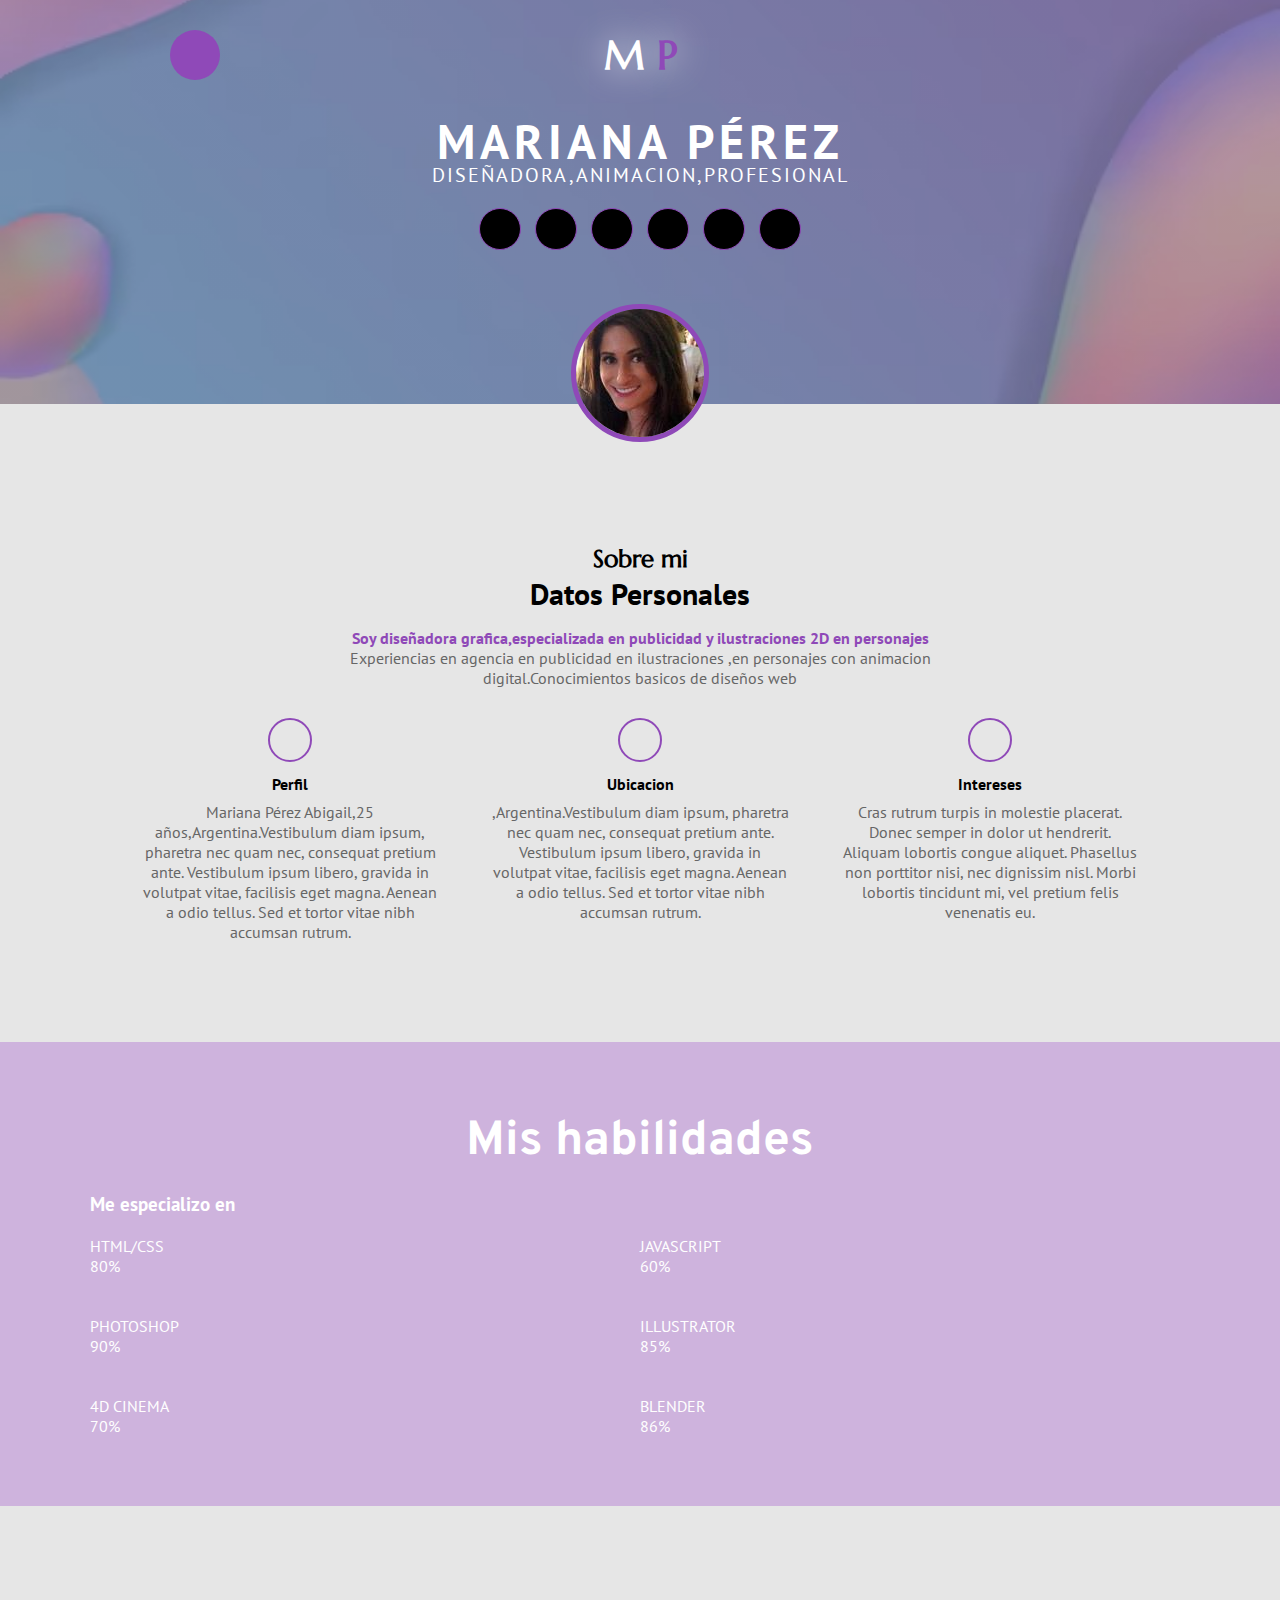
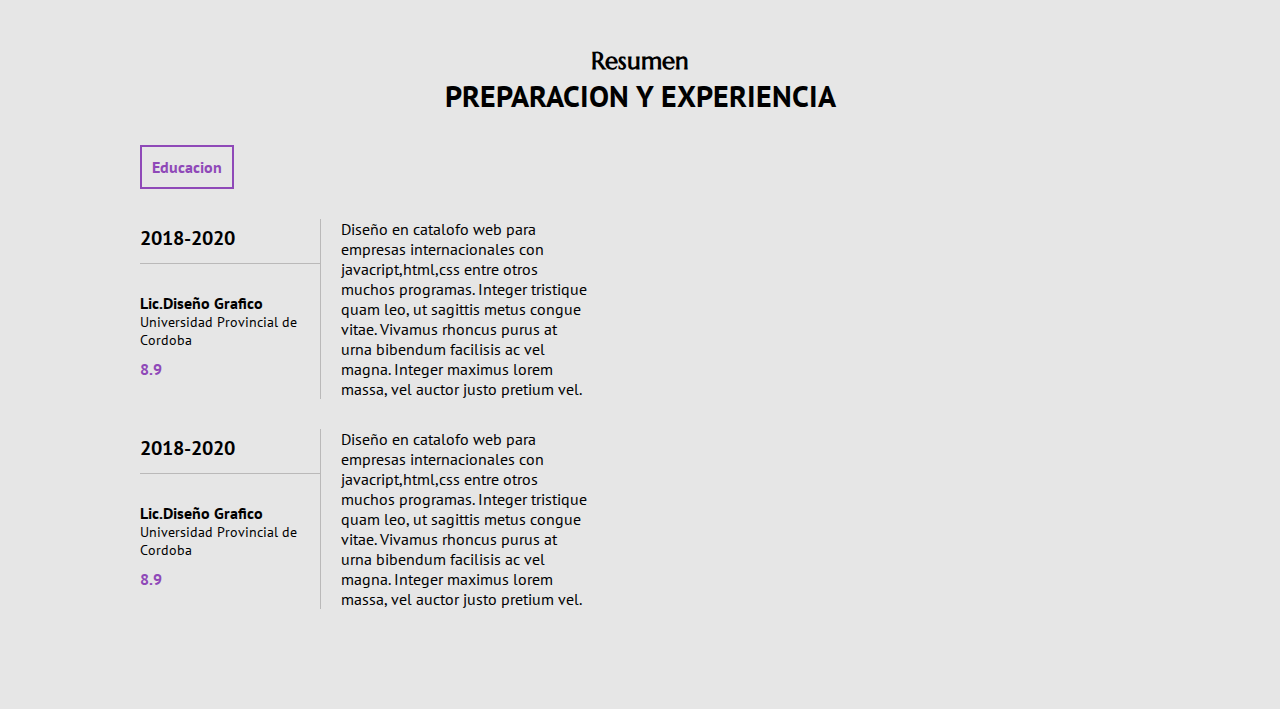
<file: index.html>
<!DOCTYPE html>
<html lang="es">
<head>
    <meta charset="UTF-8">
    <meta http-equiv="X-UA-Compatible" content="IE=edge">
    <link rel="stylesheet" href="https://cdnjs.cloudflare.com/ajax/libs/font-awesome/6.3.0/css/all.min.css" integrity="sha512-SzlrxWUlpfuzQ+pcUCosxcglQRNAq/DZjVsC0lE40xsADsfeQoEypE+enwcOiGjk/bSuGGKHEyjSoQ1zVisanQ==" crossorigin="anonymous" referrerpolicy="no-referrer" />
    <meta name="viewport" content="width=device-width, initial-scale=1.0">
     <link rel="stylesheet" href="estilos.css">
    <title>Curriculum</title>
</head>
<body>
    <!--SECCION INICIO-->
    <section class="inicio" id="inicio">
        <div class="contenido-seccion">
            <header>
                <div class="nav-bar">
                    <i class="fa-solid fa-bars"></i>
                </div>
                <nav id="nav" class="nav">
                    <a href="#inicio">Inicio</a>
                    <a href="#Sobremi">Sobre mi</a>
                    <a href="#habilidades">Habilidades</a>
                    <a href="#contacto">Contacto</a>
                </nav>
                <div class="logo">
                    M <span class="color">P</span>
                </div>
            </header>
            <div class="info">
                <h1>MARIANA PÉREZ</h1>
                <h2>DISEÑADORA,ANIMACION,PROFESIONAL</h2>
                <div class="redes">
                    <a href="#"><i class="fa-brands fa-twitter"></i></a>
                    <a href="#"><i class="fa-brands fa-facebook"></i></a>
                    <a href="#"><i class="fa-brands fa-instagram"></i></a>
                    <a href="#"><i class="fa-brands fa-youtube"></i></a>
                    <a href="#"><i class="fa-brands fa-linkedin"></i></a>
                    <a href="#"><i class="fa-brands fa-pinterest"></i></a>
                </div>
            </div>
            <div class="foto">
                <img src="MARIANA PEREZ.jpg" alt="">
            </div>
        </div>
    </section>

    <!--SECCION SOBRE MI-->
    <section class="sobremi" id="sobremi">
        <div class="contenido-seccion">
            <h2 class="titulo-seccion">Sobre mi</h2>
            <h3>Datos Personales</h3>

            <p class="especial">Soy diseñadora grafica,especializada en publicidad y ilustraciones 2D en personajes</p>
            <p>Experiencias en agencia en publicidad en ilustraciones ,en personajes con animacion digital.Conocimientos basicos de diseños web</p>

            <div class="fila">
                <div class="col">
                    <i class="fa-solid fa-user"></i>
                      <span class="titulo-detalle">Perfil</span>
                      <p>Mariana Pérez Abigail,25 años,Argentina.Vestibulum diam ipsum, pharetra nec quam nec, consequat pretium ante. Vestibulum ipsum libero, gravida in volutpat vitae, facilisis eget magna. Aenean a odio tellus. Sed et tortor vitae nibh accumsan rutrum. </p>
                </div>
                <div class="col">
                    <i class="fa-solid fa-location-dot"></i>
                      <span class="titulo-detalle">Ubicacion</span>
                      <p>,Argentina.Vestibulum diam ipsum, pharetra nec quam nec, consequat pretium ante. Vestibulum ipsum libero, gravida in volutpat vitae, facilisis eget magna. Aenean a odio tellus. Sed et tortor vitae nibh accumsan rutrum. </p>
                </div>
                <div class="col">
                    <i class="fa-solid fa-flag"></i>
                    <span class="titulo-detalle">Intereses</span>
                    <p>Cras rutrum turpis in molestie placerat. Donec semper in dolor ut hendrerit. Aliquam lobortis congue aliquet. Phasellus non porttitor nisi, nec dignissim nisl. Morbi lobortis tincidunt mi, vel pretium felis venenatis eu.</p>
            </div>

        </div>
    </section>
    <!--SECCION HABILIDADES-->
    <section class="habilidades" id="habilidades">
        <div class="contenido-seccion">
            <h2 class="titulo-seccion">Mis habilidades</h2>
            <h3>Me especializo en</h3>

            <div class="fila">
                <div class="col">
                    <span>HTML/CSS</span>
                    <div class="barra" id="html">
                        <!--mediante javacript luego generaremos 17 barritas con clase e-->
                        <div class="e">
                        </div>
                        <span>80%</span>
                    </div>
                </div>
                <div class="col">
                    <span>JAVASCRIPT</span>
                    <div class="barra" id="javacript">
                        <!--mediante javacript luego generaremos 17 barritas con clase e-->
                        <div class="e">
                        </div>
                        <span>60%</span>
                    </div>
                </div>
            </div>
            <div class="fila">
                <div class="col">
                    <span>PHOTOSHOP</span>
                    <div class="barra" id="Photoshop">
                        <!--mediante javacript luego generaremos 17 barritas con clase e-->
                        <div class="e">
                        </div>
                        <span>90%</span>
                    </div>
                </div>
                <div class="col">
                    <span>ILLUSTRATOR</span>
                    <div class="barra" id="ILUSTRATOR">
                        <!--mediante javacript luego generaremos 17 barritas con clase e-->
                        <div class="e">
                        </div>
                        <span>85%</span>
                    </div>
                </div>
            </div>
            <div class="fila">
                <div class="col">
                    <span>4D CINEMA</span>
                    <div class="barra" id="4d cinema">
                        <!--mediante javacript luego generaremos 17 barritas con clase e-->
                        <div class="e">
                        </div>
                        <span>70%</span>
                    </div>
                </div>
                <div class="col">
                    <span>BLENDER</span>
                    <div class="barra" id="blender">
                        <!--mediante javacript luego generaremos 17 barritas con clase e-->
                        <div class="e">
                        </div>
                        <span>86%</span>
                    </div>
                </div>
            </div>
        </div>
    </section>
     <!--SECCION RESUMEN-->
     <section class="resumen" id="resumen">
        <div class="contenido-seccion">
            <h2 class="titulo-seccion">Resumen</h2>
            <h3>Preparacion y experiencia</h3>
            <div class="info">
                <div class="col">
                    <span class="titulo">Educacion</span>
                    <table>
                        <tr>
                            <td class="datos">
                                <h3>2018-2020</h3>
                            </td>
                            <td rowspan="2" class="descripcion">
                                Diseño en catalofo web para empresas internacionales con javacript,html,css entre otros muchos programas.
                                Integer tristique quam leo, ut sagittis metus congue vitae. Vivamus rhoncus purus at urna bibendum facilisis ac vel magna. Integer maximus lorem massa, vel auctor justo pretium vel.
                            </td>
                        </tr>
                        <tr>
                            <td>
                                <h4>Lic.Diseño Grafico</h4>
                                <p>Universidad Provincial de Cordoba</p>
                                <span class="promedio">8.9</span>
                            </td>
                        </tr>
                    </table>
                    <table>
                        <tr>
                            <td class="datos">
                                <h3>2018-2020</h3>
                            </td>
                            <td rowspan="2" class="descripcion">
                                Diseño en catalofo web para empresas internacionales con javacript,html,css entre otros muchos programas.
                                Integer tristique quam leo, ut sagittis metus congue vitae. Vivamus rhoncus purus at urna bibendum facilisis ac vel magna. Integer maximus lorem massa, vel auctor justo pretium vel.
                            </td>
                        </tr>
                        <tr>
                            <td>
                                <h4>Lic.Diseño Grafico</h4>
                                <p>Universidad Provincial de Cordoba</p>
                                <span class="promedio">8.9</span>
                            </td>
                        </tr>
                    </table>
                </div>
            </div>
        </div>
     </section>
</body>
</html>
</file>
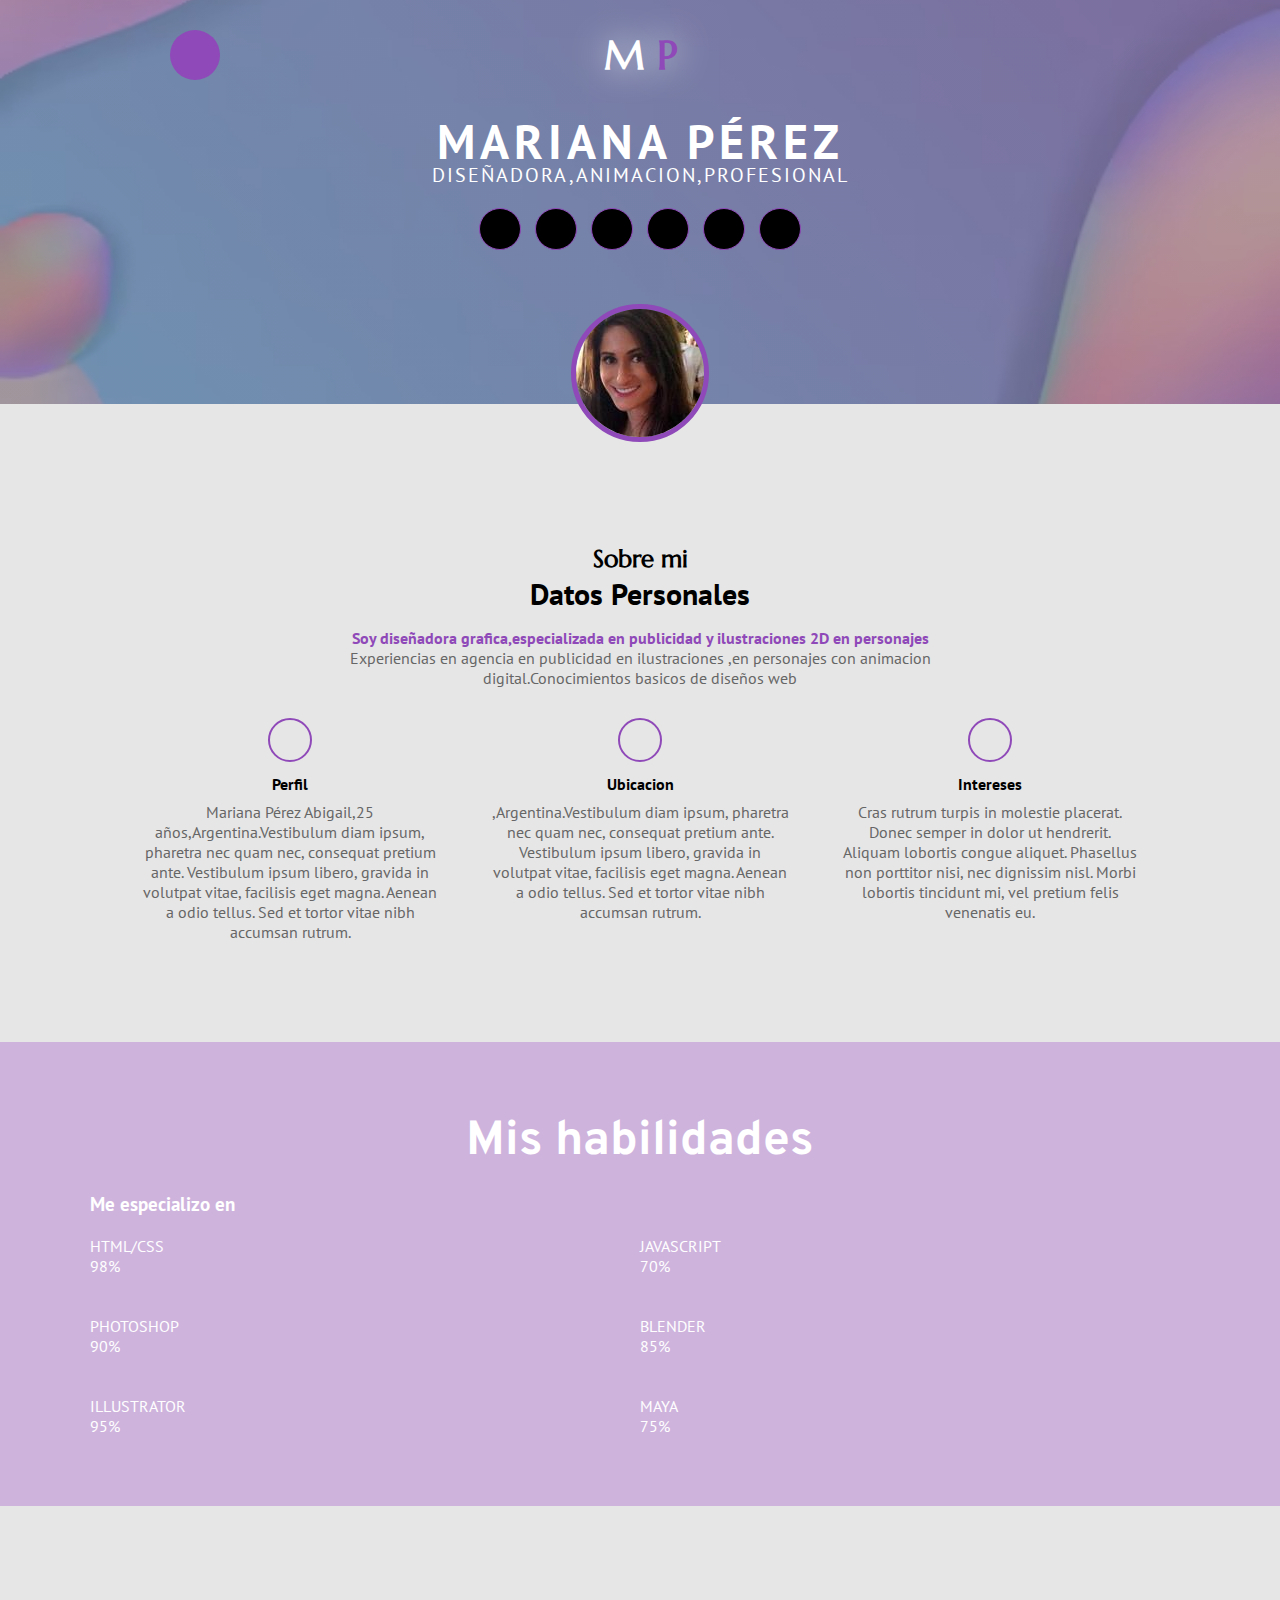
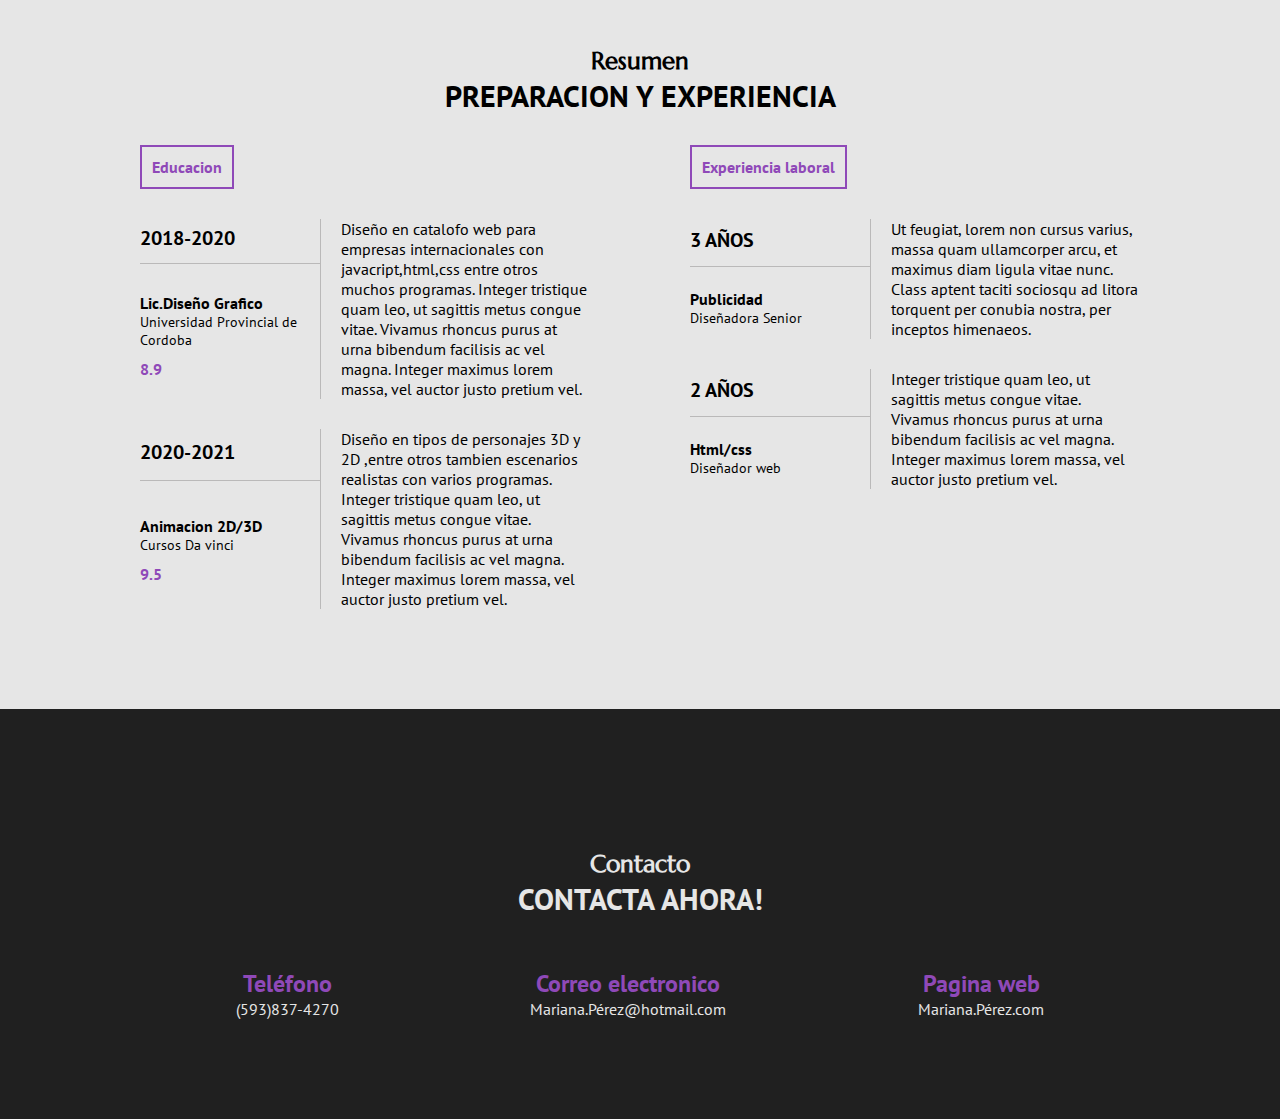
<file: cv curri.html>
<!DOCTYPE html>
<html lang="es">
<head>
    <meta charset="UTF-8">
    <meta http-equiv="X-UA-Compatible" content="IE=edge">
    <link rel="stylesheet" href="https://cdnjs.cloudflare.com/ajax/libs/font-awesome/6.3.0/css/all.min.css" integrity="sha512-SzlrxWUlpfuzQ+pcUCosxcglQRNAq/DZjVsC0lE40xsADsfeQoEypE+enwcOiGjk/bSuGGKHEyjSoQ1zVisanQ==" crossorigin="anonymous" referrerpolicy="no-referrer" />
    <meta name="viewport" content="width=device-width, initial-scale=1.0">
     <link rel="stylesheet" href="estilos.css">
    <title>Curriculum</title>
</head>
<body>
    <!--SECCION INICIO-->
    <section class="inicio" id="inicio">
        <div class="contenido-seccion">
            <header>
                <div class="nav-bar" onclick="mostrarOcultarMenu()">
                    <i class="fa-solid fa-bars"></i>
                </div>
                <nav id="nav" class="nav">
                    <a href="#inicio">Inicio</a>
                    <a href="#Sobremi">Sobre mi</a>
                    <a href="#habilidades">Habilidades</a>
                    <a href="#resumen">Resumen</a>
                    <a href="#contacto">Contacto</a>
                </nav>
                <div class="logo">
                    M <span class="color">P</span>
                </div>
            </header>
            <div class="info">
                <h1>MARIANA PÉREZ</h1>
                <h2>DISEÑADORA,ANIMACION,PROFESIONAL</h2>
                <div class="redes">
                    <a href="#"><i class="fa-brands fa-twitter"></i></a>
                    <a href="#"><i class="fa-brands fa-facebook"></i></a>
                    <a href="#"><i class="fa-brands fa-instagram"></i></a>
                    <a href="#"><i class="fa-brands fa-youtube"></i></a>
                    <a href="#"><i class="fa-brands fa-linkedin"></i></a>
                    <a href="#"><i class="fa-brands fa-pinterest"></i></a>
                </div>
            </div>
            <div class="foto">
                <img src="MARIANA PEREZ.jpg" alt="">
            </div>
        </div>
    </section>

    <!--SECCION SOBRE MI-->
    <section class="sobremi" id="sobremi">
        <div class="contenido-seccion">
            <h2 class="titulo-seccion">Sobre mi</h2>
            <h3>Datos Personales</h3>

            <p class="especial">Soy diseñadora grafica,especializada en publicidad y ilustraciones 2D en personajes</p>
            <p>Experiencias en agencia en publicidad en ilustraciones ,en personajes con animacion digital.Conocimientos basicos de diseños web</p>

            <div class="fila">
                <div class="col">
                    <i class="fa-solid fa-user"></i>
                      <span class="titulo-detalle">Perfil</span>
                      <p>Mariana Pérez Abigail,25 años,Argentina.Vestibulum diam ipsum, pharetra nec quam nec, consequat pretium ante. Vestibulum ipsum libero, gravida in volutpat vitae, facilisis eget magna. Aenean a odio tellus. Sed et tortor vitae nibh accumsan rutrum. </p>
                </div>
                <div class="col">
                    <i class="fa-solid fa-location-dot"></i>
                      <span class="titulo-detalle">Ubicacion</span>
                      <p>,Argentina.Vestibulum diam ipsum, pharetra nec quam nec, consequat pretium ante. Vestibulum ipsum libero, gravida in volutpat vitae, facilisis eget magna. Aenean a odio tellus. Sed et tortor vitae nibh accumsan rutrum. </p>
                </div>
                <div class="col">
                    <i class="fa-solid fa-flag"></i>
                    <span class="titulo-detalle">Intereses</span>
                    <p>Cras rutrum turpis in molestie placerat. Donec semper in dolor ut hendrerit. Aliquam lobortis congue aliquet. Phasellus non porttitor nisi, nec dignissim nisl. Morbi lobortis tincidunt mi, vel pretium felis venenatis eu.</p>
            </div>

        </div>
    </section>
    <!--SECCION HABILIDADES-->
    <section class="habilidades" id="habilidades">
        <div class="contenido-seccion">
            <h2 class="titulo-seccion">Mis habilidades</h2>
            <h3>Me especializo en</h3>

            <div class="fila">
                <div class="col">
                    <span>HTML/CSS</span>
                    <div class="cont-barra">
                        <div class="barra" id="html">
                            <!-- mediante javascript luego genereremos 17 barritas con clase e -->
                            
                        </div>
                        <span>98%</span>
                    </div>
                </div>
                <div class="col">
                    <span>JAVASCRIPT</span>
                    <div class="cont-barra">
                        <div class="barra" id="javascript">
                            <!-- mediante javascript luego genereremos 17 barritas con clase e -->
                           
                        </div>
                        <span>70%</span>
                    </div>
                </div>
            </div>
            <div class="fila">
                <div class="col">
                    <span>PHOTOSHOP</span>
                    <div class="cont-barra">
                        <div class="barra" id="photoshop">
                            <!-- mediante javascript luego genereremos 17 barritas con clase e -->
                           
                        </div>
                        <span>90%</span>
                    </div>
                </div>
                <div class="col">
                    <span>BLENDER</span>
                    <div class="cont-barra">
                        <div class="barra" id="BLENDER">
                            <!-- mediante javascript luego genereremos 17 barritas con clase e -->
                           
                        </div>
                        <span>85%</span>
                    </div>
                </div>
            </div>
            <div class="fila">
                <div class="col">
                    <span>ILLUSTRATOR</span>
                    <div class="cont-barra">
                        <div class="barra" id="ILLUSTRATOR">
                            <!-- mediante javascript luego genereremos 17 barritas con clase e -->
                           
                        </div>
                        <span>95%</span>
                    </div>
                </div>
                <div class="col">
                    <span>MAYA</span>
                    <div class="cont-barra">
                        <div class="barra" id="MAYA">
                            <!-- mediante javascript luego genereremos 17 barritas con clase e -->
                           
                        </div>
                        <span>75%</span>
                    </div>
                </div>
            </div>
        </div>
    </section>
     <!--SECCION RESUMEN-->
     <section class="resumen" id="resumen">
        <div class="contenido-seccion">
            <h2 class="titulo-seccion">Resumen</h2>
            <h3>Preparacion y experiencia</h3>
            <div class="info">
                <div class="col">
                    <span class="titulo">Educacion</span>
                    <table>
                        <tr>
                            <td class="datos">
                                <h3>2018-2020</h3>
                            </td>
                            <td rowspan="2" class="descripcion">
                                Diseño en catalofo web para empresas internacionales con javacript,html,css entre otros muchos programas.
                                Integer tristique quam leo, ut sagittis metus congue vitae. Vivamus rhoncus purus at urna bibendum facilisis ac vel magna. Integer maximus lorem massa, vel auctor justo pretium vel.
                            </td>
                        </tr>
                        <tr>
                            <td>
                                <h4>Lic.Diseño Grafico</h4>
                                <p>Universidad Provincial de Cordoba</p>
                                <span class="promedio">8.9</span>
                            </td>
                        </tr>
                    </table>
                    <table>
                        <tr>
                            <td class="datos">
                                <h3>2020-2021</h3>
                            </td>
                            <td rowspan="2" class="descripcion">
                                Diseño en tipos de personajes 3D y 2D ,entre otros tambien escenarios realistas con varios programas.
                                Integer tristique quam leo, ut sagittis metus congue vitae. Vivamus rhoncus purus at urna bibendum facilisis ac vel magna. Integer maximus lorem massa, vel auctor justo pretium vel.
                            </td>
                        </tr>
                        <tr>
                            <td>
                                <h4>Animacion 2D/3D</h4>
                                <p>Cursos Da  vinci</p>
                                <span class="promedio">9.5</span>
                            </td>
                        </tr>
                    </table>
                </div>
                <div class="col">
                    <span class="titulo">Experiencia laboral</span>
                    <table>
                        <tr>
                            <td class="datos">
                                <h3>3 años</h3>
                            </td>
                            <td rowspan="2" class="descripcion">
                                Ut feugiat, lorem non cursus varius, massa quam ullamcorper arcu, et maximus diam ligula vitae nunc.
                                 Class aptent taciti sociosqu ad litora torquent per conubia nostra, per inceptos himenaeos.
                            </td>
                        </tr>
                        <tr>
                            <td>
                                <h4>Publicidad</h4>
                                <p>Diseñadora Senior</p>
                                
                            </td>
                        </tr>
                    </table>
                    <table>
                        <tr>
                            <td class="datos">
                                <h3>2 años</h3>
                            </td>
                            <td rowspan="2" class="descripcion">
                                
                                Integer tristique quam leo, ut sagittis metus congue vitae. Vivamus rhoncus purus at urna bibendum facilisis ac vel magna. Integer maximus lorem massa, vel auctor justo pretium vel.
                            </td>
                        </tr>
                        <tr>
                            <td>
                                <h4>Html/css</h4>
                                <p>Diseñador web</p>
                                
                            </td>
                        </tr>
                    </table>
                </div>
            </div>
        </div>
     </section>
     <!--SECCION CONTACTO-->
     <section class="contacto" id="contacto">
        <div class="contenido-seccion">
            <h2 class="titulo-seccion">Contacto</h2>
            <h3>Contacta ahora!</h3>

            <div class="fila">
                <div class="col">
                    <h2>
                        <i class="fa-solid fa-phone"></i> Teléfono
                    </h2>
                    <span class="info-contacto">(593)837-4270</span>
                </div>
                <div class="col">
                    <h2>
                        <i class="fa-sharp fa-solid fa-envelope"></i>Correo electronico
                    </h2>
                    <span class="info-contacto">Mariana.Pérez@hotmail.com</span>
                </div>
                <div class="col">
                    <h2>
                        <i class="fa-solid fa-globe"></i> Pagina web
                    </h2>
                    <span class="info-contacto">Mariana.Pérez.com</span>
                </div>
            </div>
        </div>
     </section>

     <script src="web.js"></script>
</body>
</html>
</file>
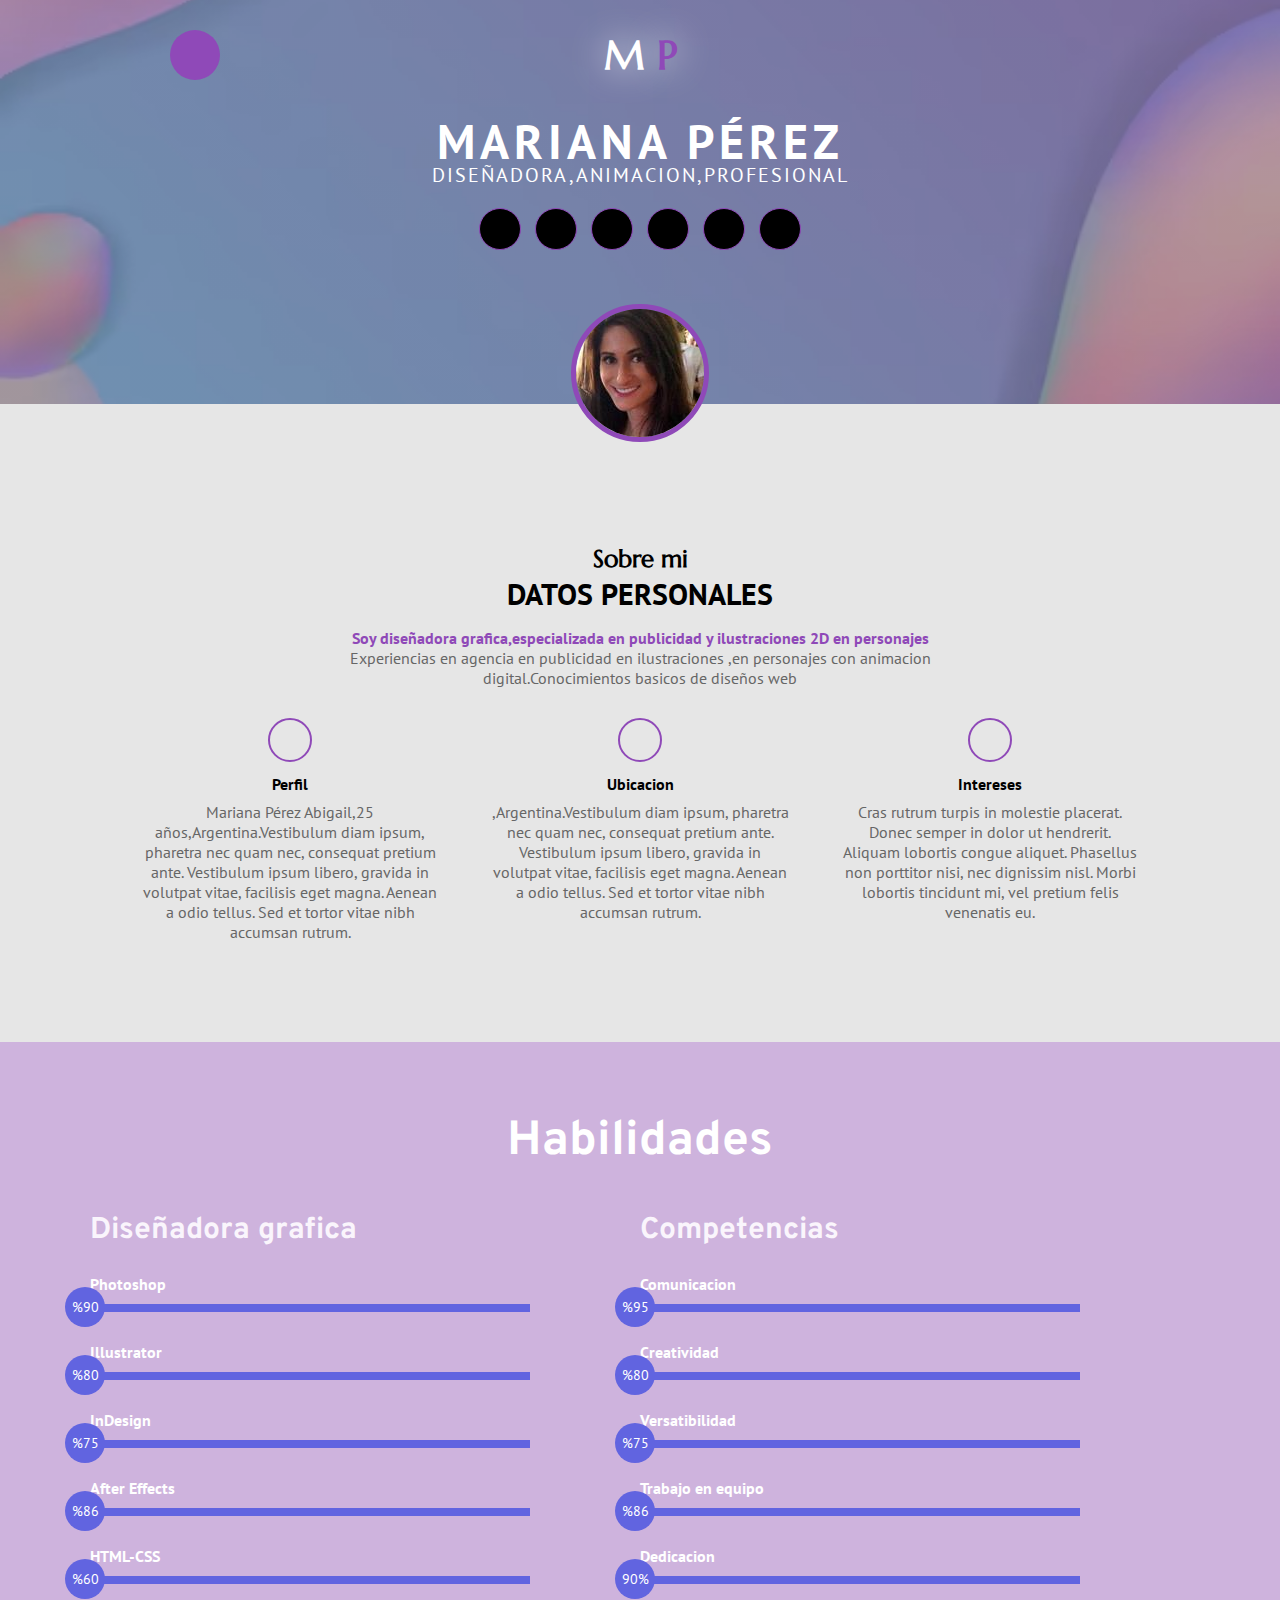
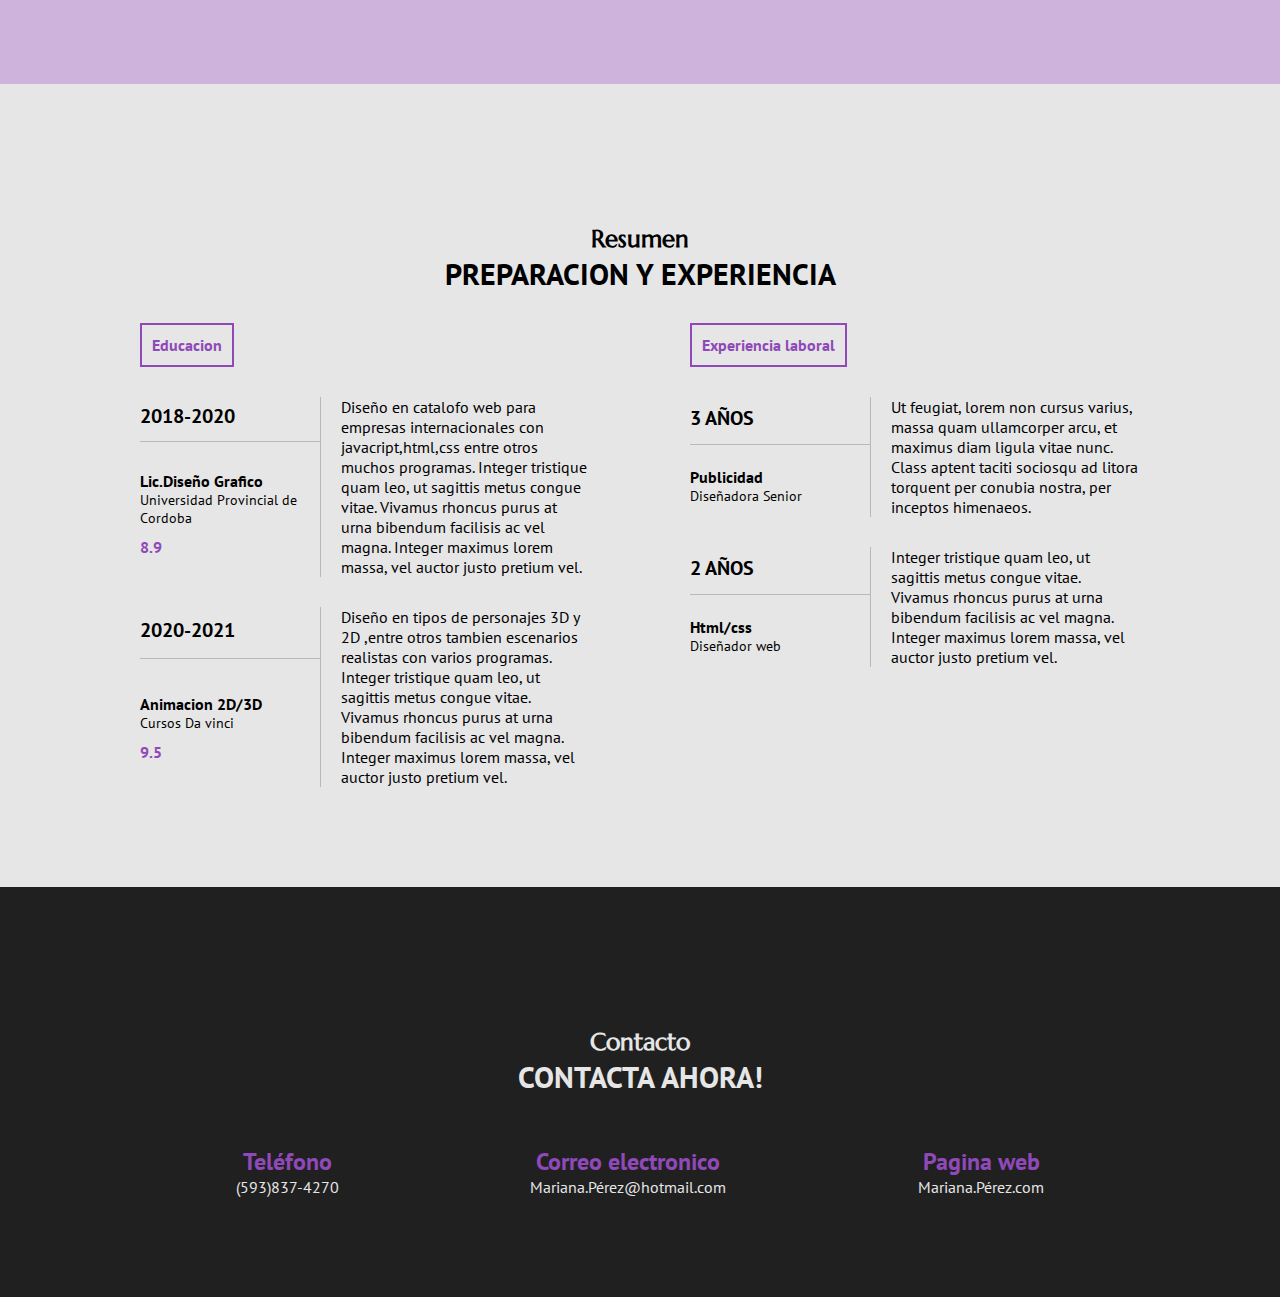
<file: CV CURRICULUM.html>
<!DOCTYPE html>
<html lang="es">
<head>
    <meta charset="UTF-8">
    <meta http-equiv="X-UA-Compatible" content="IE=edge">
    <link rel="stylesheet" href="https://cdnjs.cloudflare.com/ajax/libs/font-awesome/6.3.0/css/all.min.css" integrity="sha512-SzlrxWUlpfuzQ+pcUCosxcglQRNAq/DZjVsC0lE40xsADsfeQoEypE+enwcOiGjk/bSuGGKHEyjSoQ1zVisanQ==" crossorigin="anonymous" referrerpolicy="no-referrer" />
    <meta name="viewport" content="width=device-width, initial-scale=1.0">
     <link rel="stylesheet" href="estilos.css">
    <title>Curriculum</title>
</head>
<body>
    <!--SECCION INICIO-->
    <section class="inicio" id="inicio">
        <div class="contenido-seccion">
            <header>
                <div class="nav-bar" onclick="mostrarOcultarMenu()">
                    <i class="fa-solid fa-bars"></i>
                </div>
                <nav id="nav" class="nav">
                    <a href="#inicio">Inicio</a>
                    <a href="#Sobremi">Sobre mi</a>
                    <a href="#habilidades">Habilidades</a>
                    <a href="#resumen">Resumen</a>
                    <a href="#contacto">Contacto</a>
                </nav>
                <div class="logo">
                    M <span class="color">P</span>
                </div>
            </header>
            <div class="info">
                <h1>MARIANA PÉREZ</h1>
                <h2>DISEÑADORA,ANIMACION,PROFESIONAL</h2>
                <div class="redes">
                    <a href="#"><i class="fa-brands fa-twitter"></i></a>
                    <a href="#"><i class="fa-brands fa-facebook"></i></a>
                    <a href="#"><i class="fa-brands fa-instagram"></i></a>
                    <a href="#"><i class="fa-brands fa-youtube"></i></a>
                    <a href="#"><i class="fa-brands fa-linkedin"></i></a>
                    <a href="#"><i class="fa-brands fa-pinterest"></i></a>
                </div>
            </div>
            <div class="foto">
                <img src="MARIANA PEREZ.jpg" alt="">
            </div>
        </div>
    </section>

    <!--SECCION SOBRE MI-->
    <section class="sobremi" id="sobremi">
        <div class="contenido-seccion">
            <h2 class="titulo-seccion">Sobre mi</h2>
            <h3>DATOS PERSONALES</h3>

            <p class="especial">Soy diseñadora grafica,especializada en publicidad y ilustraciones 2D en personajes</p>
            <p>Experiencias en agencia en publicidad en ilustraciones ,en personajes con animacion digital.Conocimientos basicos de diseños web</p>

            <div class="fila">
                <div class="col">
                    <i class="fa-solid fa-user"></i>
                      <span class="titulo-detalle">Perfil</span>
                      <p>Mariana Pérez Abigail,25 años,Argentina.Vestibulum diam ipsum, pharetra nec quam nec, consequat pretium ante. Vestibulum ipsum libero, gravida in volutpat vitae, facilisis eget magna. Aenean a odio tellus. Sed et tortor vitae nibh accumsan rutrum. </p>
                </div>
                <div class="col">
                    <i class="fa-solid fa-location-dot"></i>
                      <span class="titulo-detalle">Ubicacion</span>
                      <p>,Argentina.Vestibulum diam ipsum, pharetra nec quam nec, consequat pretium ante. Vestibulum ipsum libero, gravida in volutpat vitae, facilisis eget magna. Aenean a odio tellus. Sed et tortor vitae nibh accumsan rutrum. </p>
                </div>
                <div class="col">
                    <i class="fa-solid fa-flag"></i>
                    <span class="titulo-detalle">Intereses</span>
                    <p>Cras rutrum turpis in molestie placerat. Donec semper in dolor ut hendrerit. Aliquam lobortis congue aliquet. Phasellus non porttitor nisi, nec dignissim nisl. Morbi lobortis tincidunt mi, vel pretium felis venenatis eu.</p>
            </div>

        </div>
    </section>
    <!--SECCION HABILIDADES-->
   <section class="habilidades" id="habilidades">
    <div class="contenido-seccion">
        <h2>Habilidades</h2>
        <div class="fila">
            <div class="col">
                <h3>Diseñadora grafica</h3>
                <div class="habilidad">
                    <span>Photoshop</span>
                    <div class="barra-habilidades">
                        <div class="progreso Photoshop">
                            <span>%90</span>
                        </div>
                    </div>
                </div>
                <div class="habilidad">
                    <span>Illustrator</span>
                    <div class="barra-habilidades">
                        <div class="progreso Illustrator">
                            <span>%80</span>
                        </div>
                    </div>
                </div>
                <div class="habilidad">
                    <span>InDesign</span>
                    <div class="barra-habilidades">
                        <div class="progreso InDesign">
                            <span>%75</span>
                        </div>
                    </div>
                </div>
                <div class="habilidad">
                    <span>After Effects</span>
                    <div class="barra-habilidades">
                        <div class="progreso AfterEffects">
                            <span>%86</span>
                        </div>
                    </div>
                </div>
                <div class="habilidad">
                    <span>HTML-CSS</span>
                    <div class="barra-habilidades">
                        <div class="progreso HTML-CSS">
                            <span>%60</span>
                        </div>
                    </div>
                </div>
            </div>
               <!--profesional competencias-->
            <div class="col">
                <h3>Competencias</h3>
                <div class="habilidad">
                    <span>Comunicacion</span>
                    <div class="barra-habilidades">
                        <div class="progreso Comunicacion">
                            <span>%95</span>
                        </div>
                    </div>
                </div>
                <div class="habilidad">
                    <span>Creatividad</span>
                    <div class="barra-habilidades">
                        <div class="progreso Creatividad">
                            <span>%80</span>
                        </div>
                    </div>
                </div>
                <div class="habilidad">
                    <span>Versatibilidad</span>
                    <div class="barra-habilidades">
                        <div class="progreso Versatibilidad">
                            <span>%75</span>
                        </div>
                    </div>
                </div>
                <div class="habilidad">
                    <span>Trabajo en equipo</span>
                    <div class="barra-habilidades">
                        <div class="progreso TrabajoenEquipo">
                            <span>%86</span>
                        </div>
                    </div>
                </div>
                <div class="habilidad">
                    <span>Dedicacion</span>
                    <div class="barra-habilidades">
                        <div class="progreso Dedicacion">
                            <span>90%</span>
                        </div>
                    </div>
                </div>
            </div>
        </div>
    </div>
   </section>
     <!--SECCION RESUMEN-->
     <section class="resumen" id="resumen">
        <div class="contenido-seccion">
            <h2 class="titulo-seccion">Resumen</h2>
            <h3>Preparacion y experiencia</h3>
            <div class="info">
                <div class="col">
                    <span class="titulo">Educacion</span>
                    <table>
                        <tr>
                            <td class="datos">
                                <h3>2018-2020</h3>
                            </td>
                            <td rowspan="2" class="descripcion">
                                Diseño en catalofo web para empresas internacionales con javacript,html,css entre otros muchos programas.
                                Integer tristique quam leo, ut sagittis metus congue vitae. Vivamus rhoncus purus at urna bibendum facilisis ac vel magna. Integer maximus lorem massa, vel auctor justo pretium vel.
                            </td>
                        </tr>
                        <tr>
                            <td>
                                <h4>Lic.Diseño Grafico</h4>
                                <p>Universidad Provincial de Cordoba</p>
                                <span class="promedio">8.9</span>
                            </td>
                        </tr>
                    </table>
                    <table>
                        <tr>
                            <td class="datos">
                                <h3>2020-2021</h3>
                            </td>
                            <td rowspan="2" class="descripcion">
                                Diseño en tipos de personajes 3D y 2D ,entre otros tambien escenarios realistas con varios programas.
                                Integer tristique quam leo, ut sagittis metus congue vitae. Vivamus rhoncus purus at urna bibendum facilisis ac vel magna. Integer maximus lorem massa, vel auctor justo pretium vel.
                            </td>
                        </tr>
                        <tr>
                            <td>
                                <h4>Animacion 2D/3D</h4>
                                <p>Cursos Da  vinci</p>
                                <span class="promedio">9.5</span>
                            </td>
                        </tr>
                    </table>
                </div>
                <div class="col">
                    <span class="titulo">Experiencia laboral</span>
                    <table>
                        <tr>
                            <td class="datos">
                                <h3>3 años</h3>
                            </td>
                            <td rowspan="2" class="descripcion">
                                Ut feugiat, lorem non cursus varius, massa quam ullamcorper arcu, et maximus diam ligula vitae nunc.
                                 Class aptent taciti sociosqu ad litora torquent per conubia nostra, per inceptos himenaeos.
                            </td>
                        </tr>
                        <tr>
                            <td>
                                <h4>Publicidad</h4>
                                <p>Diseñadora Senior</p>
                                
                            </td>
                        </tr>
                    </table>
                    <table>
                        <tr>
                            <td class="datos">
                                <h3>2 años</h3>
                            </td>
                            <td rowspan="2" class="descripcion">
                                
                                Integer tristique quam leo, ut sagittis metus congue vitae. Vivamus rhoncus purus at urna bibendum facilisis ac vel magna. Integer maximus lorem massa, vel auctor justo pretium vel.
                            </td>
                        </tr>
                        <tr>
                            <td>
                                <h4>Html/css</h4>
                                <p>Diseñador web</p>
                                
                            </td>
                        </tr>
                    </table>
                </div>
            </div>
        </div>
     </section>
     <!--SECCION CONTACTO-->
     <section class="contacto" id="contacto">
        <div class="contenido-seccion">
            <h2 class="titulo-seccion">Contacto</h2>
            <h3>Contacta ahora!</h3>

            <div class="fila">
                <div class="col">
                    <h2>
                        <i class="fa-solid fa-phone"></i> Teléfono
                    </h2>
                    <span class="info-contacto">(593)837-4270</span>
                </div>
                <div class="col">
                    <h2>
                        <i class="fa-sharp fa-solid fa-envelope"></i>Correo electronico
                    </h2>
                    <span class="info-contacto">Mariana.Pérez@hotmail.com</span>
                </div>
                <div class="col">
                    <h2>
                        <i class="fa-solid fa-globe"></i> Pagina web
                    </h2>
                    <span class="info-contacto">Mariana.Pérez.com</span>
                </div>
            </div>
        </div>
     </section>

     <script src="web.js"></script>
</body>
</html>
</file>
<file: estilos.css>
@import url('https://fonts.googleapis.com/css2?family=Marcellus&family=Overpass:ital,wght@0,200;0,300;1,300;1,400;1,500&family=PT+Sans&display=swap');

*{
    font-family:"Pt Sans";
    margin: 0;
    padding: 0;

}
html{
scroll-behavior: smooth;
}
/*Seccion de inicio*/
.inicio{
    background: linear-gradient(rgba(0,0,0,.3), rgba(0,0,0,.3)),
    url("fondo\ A.1.avif");
    background-size: cover;
    background-position: center center;
    color: #ffffff;
}
.inicio .contenido-seccion{
    max-width: 1000px;
    margin: auto;
    text-align: center;
    padding: 0 10px;
}
.inicio .contenido-seccion header{
    padding: 30px;
}
/*Menu lateral*/
.inicio .contenido-seccion header nav{
    position: fixed;
    margin-left: 60px;
    background-color: #8f49b8;
    padding: 15px;
    border-radius: 10px;
    text-align: left;
    z-index: 99;
    display: none;
}
.inicio .contenido-seccion header nav a{
    display: block;
    color: #000000;
    text-decoration: none;
    margin-bottom: 10px;
    font-weight: bold;
}
.inicio .contenido-seccion header .logo{
    font-weight: bold;
    font-size: 2.5rem;
    font-family:"Marcellus";
    text-shadow: 0 0 35px #fff;
}
.inicio .contenido-seccion header .logo .color{
    color: #8f49b8;
    font-family: "Marcellus";

}
.inicio .contenido-seccion header .nav-bar{
    position: fixed;
    background-color: #8f49b8;
    font-size: 20px;
    width: 50px;
    height: 50px;
    border-radius: 50%;
    line-height: 50px;
    cursor: pointer;
    transition: .3s;
}
.inicio .contenido-seccion header .nav-bar:hover{
    box-shadow: 0 0 35px #a5d5e0;

}
.inicio .contenido-seccion .info{
    padding-bottom: 130px;
}
.inicio .contenido-seccion .info h1{
    font-size: 3rem;
    letter-spacing: 5px;
}
.inicio .contenido-seccion h2{
    font-weight: normal;
    font-size: 20px;
    margin-top: -10px;
    letter-spacing: 2px;
}
.inicio .contenido-seccion .info .redes{
    margin: 20px;
}
.inicio .contenido-seccion .info .redes a{
    display: inline-block;
    text-decoration: none;
    background-color: #000;
    color: #8f49b8;
    border: 1px solid #8f49b8;
    border-radius: 50%;
    width: 40px;
    height: 40px;
    line-height: 40px;
    margin: 0 5px;
    transition: .3s;
}
.inicio .contenido-seccion .info .redes a:hover{
    color: #fff;
    background-color: #8f49b8;
    box-shadow: 0 0 20px #a5d5e0;

}
.inicio .contenido-seccion .foto{
    position: relative;
}
.inicio .contenido-seccion .foto img{
    max-width: 200px;
    border-radius: 50%;
    border: 5px solid #8f49b8;
    position: absolute;
    left: 50%;
    top: -100px;
    transform: translateX(-50%);

}
/*estilo general*/
.titulo-seccion{
    font-family: "Marcellus";
    font-size: 1.5rem;
}
/*SECCION SOBRE MI*/
.sobremi{
    background-color: #e6e6e6;
    padding: 140px 0 100px 0;
    text-align: center;

}
.sobremi .contenido-seccion {
    max-width: 1000px;
    margin: auto;
    padding: 0 10px;

}
.sobremi .contenido-seccion h3{
    text-transform: "PT Sans";
    font-size: 30px;

}
.sobremi .contenido-seccion .especial{
    color: #8f49b8;
    font-weight: bold;
    margin-top: 15px;


}
.sobremi .contenido-seccion p{
    max-width: 700px;
    margin: auto;
    color: #666;
}
.sobremi .contenido-seccion .fila{
    display: flex;
    margin-top: 30px;
    justify-content: space-between;

}
.sobremi .contenido-seccion .fila .col{
    width: 30%;
}
.sobremi .contenido-seccion .fila .col i{
    color: #8f49b8;
    display: inline-block;
    width: 40px;
    height: 40px;
    border: 2px solid #8f49b8;
    line-height: 40px;
    border-radius: 50%;
}
.sobremi .contenido-seccion .fila .col span{
    display: block;
    font-weight: bold;
    margin: 8px 0;


}
/*SECCION DE HABILIDADES*/
.habilidades{
    background-color: #ceb3dd;
    color: #fff;
    padding: 50px 20px;
}
.habilidades .contenido-seccion{
    max-width: 1100px;
    margin: auto;
}
.habilidades h2{
    font-size: 48px;
    font-family: "Overpass";
    text-align: center;
    padding: 20px 0;
}
.habilidades .fila{
    display: flex;
}
.habilidades .fila .col{
    width: 50%;
    padding: 20px 0;
}
.habilidades .fila .col h3{
    font-size: 30px;
    font-family: "Overpass";
    margin-bottom: 25px;
    color: #faf5fc;
    border-radius: 1px  solid #8f49b8;
}
.habilidades .habilidad > span{
    font-weight: bold;
    display: block;
    margin-bottom: 10px;
     
}
.habilidades .habilidad .barra-habilidades{
    height:8px;
    width: 80%;
    background-color: #6164e0;
    position: relative;
    margin-bottom: 30px;
}
.habilidades .habilidad .progreso{
    background-color: #6164e0;
    position: absolute;
    top: 0;
    left: 0;
    height: 8px;
}
.habilidades .habilidad .barra-habilidades span{
    position: absolute;
    height: 40px;
    width: 40px;
    background-color: #6164e0;
    border-radius: 50px;
    line-height: 40px;
    text-align: center;
    top: -17px;
    right: -15px;
    font-size: 14px;
}
.habilidades .habilidad .Photoshop{
    width: 0%;
    animation: 3s Illustrator forwards;
}
@keyframes Photoshop {
    0%{width: 0%;}
    100%{width: 100%;}
}
 
.habilidades .habilidad .Illustrator{
    width: 0%;
    animation: 3s Illustrator forwards;
}
@keyframes Illustrator {
    0%{width: 0%;}
    100%{width: 80%;}
} 
.habilidades .habilidad .InDesign{
    width: 0%;
    animation: 3s InDesign forwards;
}
@keyframes InDesign {
    0%{width: 0%;}
    100%{width: 75%;}
} 
.habilidades .habilidad .AfterEffects{
    width: 0%;
    animation: 3s AfterEffects forwards;
}
@keyframes AfterEffects {
    0%{width: 0%;}
    100%{width: 80%;}
} 
.habilidades .habilidad .HTML-CSS{
    width: 0%;
    animation: 3s HTML-CSS forwards;
}
@keyframes HTML-CSS {
    0%{width: 0%;}
    100%{width: 60%;}
} 
.habilidades .habilidad .Comunicacion{
    width: 0%;
    animation: 3s Comunicacion forwards;
}
@keyframes Comunicacion {
    0%{width: 0%;}
    100%{width: 95%;}
} 
.habilidades .habilidad .Creatividad{
    width: 0%;
    animation: 3s Creatividad forwards;
}
@keyframes Creatividad {
    0%{width: 0%;}
    100%{width: 80%;}
} 
.habilidades .habilidad .Versatibilidad{
    width: 0%;
    animation: 3s Versatibilidad forwards;
}
@keyframes Versatibilidad {
    0%{width: 0%;}
    100%{width: 75%;}
} 
.habilidades .habilidad .TrabajoenEquipo{
    width: 0%;
    animation: 3s TrabajoenEquipo forwards;
}
@keyframes TrabajoenEquipo{
    0%{width: 0%;}
    100%{width: 86%;}
} 
.habilidades .habilidad .Dedicacion{
    width: 0%;
    animation: 3s Dedicacion forwards;
}
@keyframes Dedicacion {
    0%{width: 0%;}
    100%{width: 90%;}
} 




/*SECCION DE RESUMEN*/
.resumen{
    background-color: #e6e6e6;
    padding: 140px 0 100px 0;
    text-align: center;
}
.resumen .contenido-seccion{
    max-width: 1000px;
    margin: auto;
    padding: 0 10px;
}
.resumen .contenido-seccion h3{
    text-transform: uppercase;
    font-size: 30px;
}
.resumen .contenido-seccion .info{
    text-align: left;
    display: flex;
    justify-content: space-between;
    margin-top: 30px;
}
.resumen .contenido-seccion .info .col{
    width: 45%;
}
.resumen .contenido-seccion .info .col .titulo{
    display: inline-block;
    color: #8f49b8;
    font-weight: bold;
    border: 2px solid #8f49b8;
    padding: 10px;

}
.resumen .contenido-seccion .info .col table{
    margin-top: 30px;
    border-collapse: collapse;
}
.resumen .contenido-seccion .info .col table .datos{
    width: 40%;
    border-bottom: 1px solid #bab9b9;
}
.resumen .contenido-seccion .info .col table h4{
    margin-top: 10px;
}
.resumen .contenido-seccion .info .col table h3{
    font-size: 20px;
    margin-bottom: 5px;
}
.resumen .contenido-seccion .info .col table p{
    font-size: 14px;
}
.resumen .contenido-seccion .info .col table .promedio{
    display: block;
    color: #8f49b8;
    margin-top: 10px;
    font-weight: bold;
}
.resumen .contenido-seccion .info .col table .descripcion{
    border-left: 1px solid #bab9b9;
    padding-left: 20px;
}

    /*SECCION DE CONTACTO*/
.contacto{
    background-color: #202020;
    padding: 140px 0 100px 0;
    color: #e6e6e6;
    text-align: center;
}
.contacto .contenido-seccion{
    max-width: 1000px;
    margin: auto;
    padding: 0 10px;
}
.contacto .contenido-seccion h3{
    text-transform: uppercase;
    font-size: 30px;
}
.contacto .contenido-seccion .fila{
    display: flex;
    justify-content: space-around;
}
.contacto .contenido-seccion .fila .col{
    margin-top: 50px;

}
.contacto .contenido-seccion .fila .col h2{
    color: #8f49b8;
}
</file>
